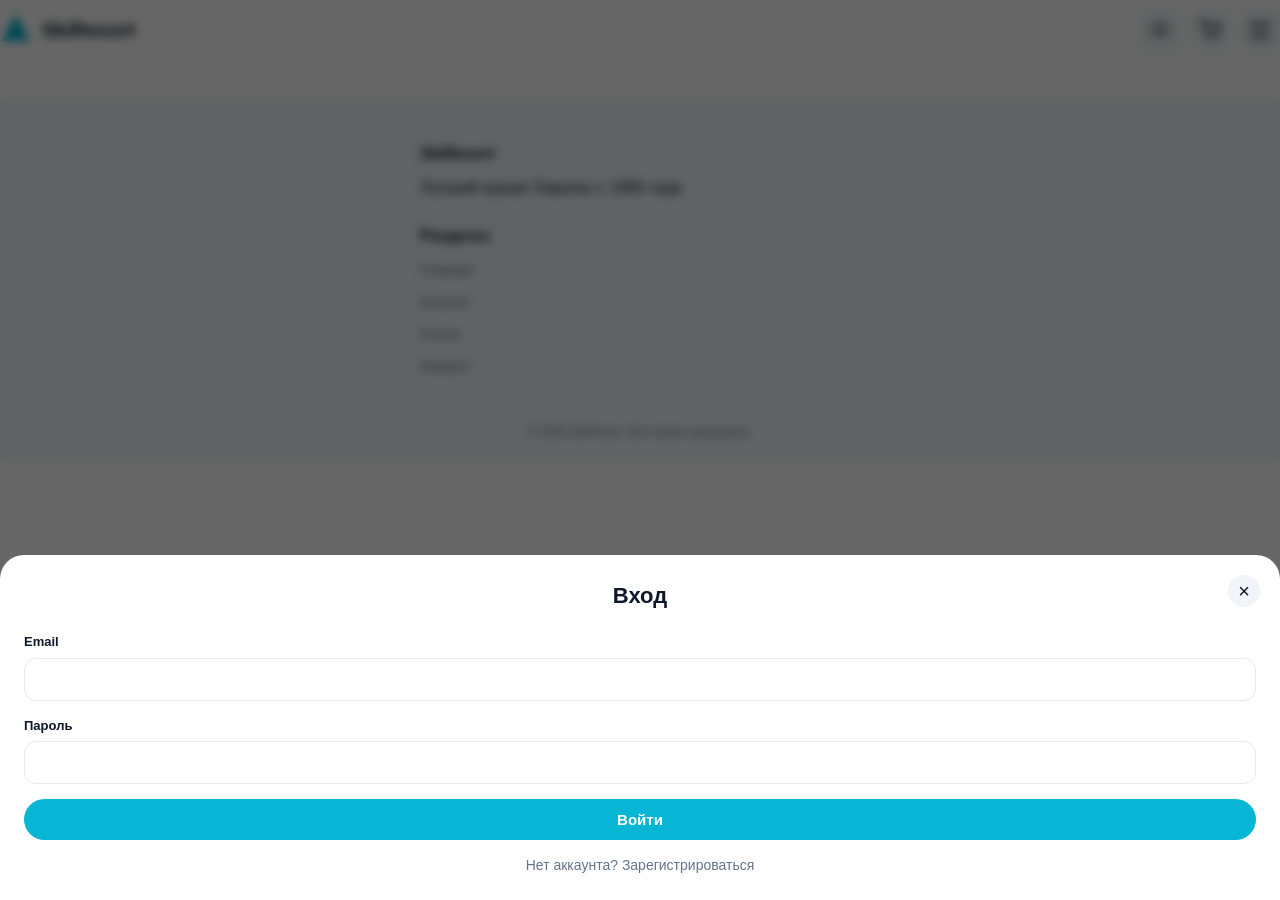
<file: account.html>
<!DOCTYPE html>
<html lang="ru">

<head>
    <meta charset="UTF-8">
    <meta name="viewport" content="width=device-width, initial-scale=1.0">
    <title>SkiResort - Личный кабинет</title>
    <link rel="stylesheet" href="./style.css">
</head>

<body>
    <!-- Шапка -->
    <header class="header">
        <div class="header__container">
            <a href="index.html" class="header__logo">
                <svg class="logo__icon" width="32" height="32" viewBox="0 0 32 32" fill="none">
                    <path d="M16 2L4 26H28L16 2Z" fill="url(#gradient)" stroke="url(#gradient)" stroke-width="2" />
                    <defs>
                        <linearGradient id="gradient" x1="4" y1="2" x2="28" y2="26">
                            <stop stop-color="#06b6d4" />
                            <stop offset="1" stop-color="#3b82f6" />
                        </linearGradient>
                    </defs>
                </svg>
                <span class="logo__text">SkiResort</span>
            </a>
            <div class="header__actions">
                <button class="header__icon theme-toggle" id="themeToggle">
                    <svg class="icon-sun" width="22" height="22" viewBox="0 0 24 24" fill="none" stroke="currentColor"
                        stroke-width="2">
                        <circle cx="12" cy="12" r="5" />
                        <path
                            d="M12 1v2M12 21v2M4.22 4.22l1.42 1.42M18.36 18.36l1.42 1.42M1 12h2M21 12h2M4.22 19.78l1.42-1.42M18.36 5.64l1.42-1.42" />
                    </svg>
                    <svg class="icon-moon hidden" width="22" height="22" viewBox="0 0 24 24" fill="none"
                        stroke="currentColor" stroke-width="2">
                        <path d="M21 12.79A9 9 0 1 1 11.21 3 7 7 0 0 0 21 12.79z" />
                    </svg>
                </button>
                <button class="header__icon cart-icon" id="cartIcon">
                    <svg width="22" height="22" viewBox="0 0 24 24" fill="none" stroke="currentColor" stroke-width="2">
                        <circle cx="9" cy="21" r="1" />
                        <circle cx="20" cy="21" r="1" />
                        <path d="M1 1h4l2.68 13.39a2 2 0 0 0 2 1.61h9.72a2 2 0 0 0 2-1.61L23 6H6" />
                    </svg>
                    <span class="cart-icon__count" id="cartCount">0</span>
                </button>
                <button class="burger-menu" id="burgerMenu"><span class="burger-line"></span><span
                        class="burger-line"></span><span class="burger-line"></span></button>
            </div>
        </div>
        <nav class="nav" id="navMenu">
            <ul class="nav__list">
                <li class="nav__item"><a href="index.html" class="nav__link">Главная</a></li>
                <li class="nav__item"><a href="catalog.html" class="nav__link">Каталог</a></li>
                <li class="nav__item"><a href="hotels.html" class="nav__link">Отели</a></li>
                <li class="nav__item"><a href="account.html" class="nav__link nav__link--active">Аккаунт</a></li>
                <li class="nav__item"><button class="nav__link nav__link--auth" id="openAuthModal">Войти</button></li>
            </ul>
        </nav>
    </header>

    <main>
        <main>
            <section class="section" id="profileContent">
                <div class="container">

                    <!-- 1. Карточка профиля -->
                    <div class="card"
                        style="padding: 24px; margin-bottom: 24px; display: flex; align-items: center; gap: 20px; flex-wrap: wrap;">
                        <div
                            style="width: 80px; height: 80px; background: var(--bg-secondary); border-radius: 50%; display: flex; align-items: center; justify-content: center; font-size: 32px; flex-shrink: 0;">
                            👤</div>
                        <div style="flex: 1; min-width: 200px;">
                            <h2 style="font-size: 22px; margin-bottom: 4px;">Александр Иванов</h2>
                            <p style="color: var(--text-muted); font-size: 14px;">📞 +7 (999) 123-45-67</p>
                        </div>
                        <button class="btn btn--sm" id="logoutBtn"
                            style="background: var(--secondary); color: #fff; font-weight: 700;">Выйти</button>
                    </div>

                    <!-- 2. Статистика -->
                    <div style="display: grid; grid-template-columns: 1fr 1fr; gap: 15px; margin-bottom: 30px;">
                        <div class="card" style="padding: 20px; text-align: center;">
                            <div style="font-size: 24px; margin-bottom: 5px;">🛍️</div>
                            <div style="font-size: 28px; font-weight: 800; color: var(--primary);" id="statOrders">0
                            </div>
                            <div style="font-size: 13px; color: var(--text-muted);">Заказов</div>
                        </div>
                        <div class="card" style="padding: 20px; text-align: center;">
                            <div style="font-size: 24px; margin-bottom: 5px;">🏨</div>
                            <div style="font-size: 28px; font-weight: 800; color: var(--primary);" id="statBookings">0
                            </div>
                            <div style="font-size: 13px; color: var(--text-muted);">Бронирований</div>
                        </div>
                    </div>

                    <!-- 3. История (Табы) -->
                    <div class="tabs">
                        <div class="tabs__nav">
                            <button class="tabs__btn tabs__btn--active" data-tab="orders">📦 Мои заказы</button>
                            <button class="tabs__btn" data-tab="bookings">🏨 Бронирования</button>
                        </div>
                        <div class="tabs__content">

                            <!-- Список заказов (Товары) -->
                            <div class="tabs__panel tabs__panel--active" data-panel="orders">
                                <div id="ordersList" class="history-list">
                                    <!-- Заполняется JS -->
                                </div>
                            </div>

                            <!-- Список бронирований (Отели) -->
                            <div class="tabs__panel" data-panel="bookings">
                                <div id="bookingsList" class="history-list">
                                    <!-- Заполняется JS -->
                                </div>
                            </div>

                        </div>
                    </div>

                </div>
            </section>
        </main>

        <!-- Футер -->
        <footer class="footer">
            <div class="container">
                <div class="footer__grid">
                    <div class="footer__column">
                        <h3 class="footer__title">SkiResort</h3>
                        <p class="footer__text">Лучший курорт Европы с 1995 года</p>
                    </div>
                    <div class="footer__column">
                        <h3 class="footer__title">Разделы</h3>
                        <ul class="footer__list">
                            <li><a href="index.html" class="footer__link">Главная</a></li>
                            <li><a href="catalog.html" class="footer__link">Каталог</a></li>
                            <li><a href="hotels.html" class="footer__link">Отели</a></li>
                            <li><a href="account.html" class="footer__link">Аккаунт</a></li>
                        </ul>
                    </div>
                </div>
                <div class="footer__bottom">
                    <p class="footer__copyright">© 2026 SkiResort. Все права защищены.</p>
                </div>
            </div>
        </footer>

        <!-- Модальные окна (Корзина и Вход) -->
        <div class="modal" id="cartModal">
            <div class="modal__overlay" id="cartModalOverlay"></div>
            <div class="modal__content modal__content--cart">
                <button class="modal__close" id="cartModalClose">×</button>
                <h2 class="modal__title">Корзина</h2>
                <div class="cart-items" id="cartItems"></div>
                <div class="cart-footer" id="cartFooter" style="display:none;">
                    <div class="cart-total"><span>Итого:</span><span id="cartTotalPrice">0 ₽</span></div>
                    <button class="btn btn--primary btn--full" id="checkoutBtn">Оформить заказ</button>
                </div>
            </div>
        </div>

        <div class="modal" id="authModal">
            <div class="modal__overlay" id="authModalOverlay"></div>
            <div class="modal__content modal__content--auth">
                <button class="modal__close" id="authModalClose">×</button>
                <h2 class="modal__title">Вход</h2>
                <form class="form" id="loginForm">
                    <div class="form-group"><label class="form-label">Email</label><input type="email"
                            class="form-input"></div>
                    <div class="form-group"><label class="form-label">Пароль</label><input type="password"
                            class="form-input"></div><button type="submit"
                        class="btn btn--primary btn--full">Войти</button>
                </form>
                <form class="form hidden" id="registerForm">
                    <div class="form-group"><label class="form-label">ФИО</label><input type="text" class="form-input">
                    </div>
                    <div class="form-group"><label class="form-label">Email</label><input type="email"
                            class="form-input"></div>
                    <div class="form-group"><label class="form-label">Пароль</label><input type="password"
                            class="form-input"></div><button type="submit"
                        class="btn btn--primary btn--full">Зарегистрироваться</button>
                </form>
                <p class="auth-form__switch">Нет аккаунта? <a href="#" id="showRegister">Зарегистрироваться</a></p>
                <p class="auth-form__switch hidden">Есть аккаунт? <a href="#" id="showLogin">Войти</a></p>
            </div>
        </div>

        <script src="./main.js"></script>
</body>

</html>
</file>
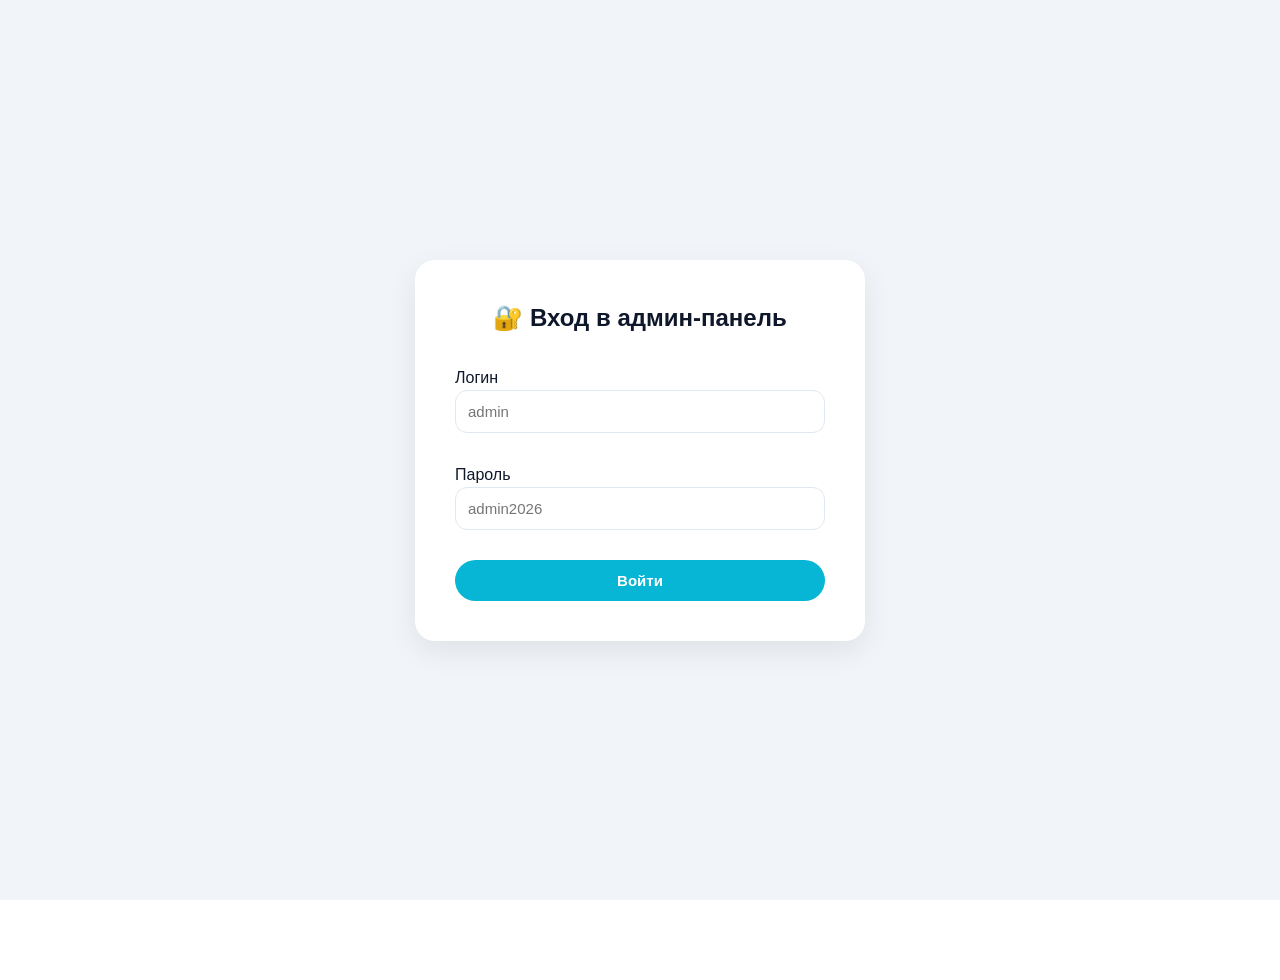
<file: admin.html>
<!DOCTYPE html>
<html lang="ru">

<head>
    <meta charset="UTF-8">
    <meta name="viewport" content="width=device-width, initial-scale=1.0">
    <title>Админ-панель - SkiResort</title>
    <link rel="stylesheet" href="style.css">
</head>

<body>

    <!-- 1. ЭКРАН ВХОДА -->
    <div id="adminLogin" class="admin-login-container">
        <div class="admin-login-box">
            <h2>🔐 Вход в админ-панель</h2>
            <form id="adminLoginForm">
                <div class="form-group">
                    <label>Логин</label>
                    <input type="text" id="adminUser" class="form-input" placeholder="admin" required
                        autocomplete="off">
                </div>
                <div class="form-group">
                    <label>Пароль</label>
                    <input type="password" id="adminPass" class="form-input" placeholder="admin2026" required>
                </div>
                <button type="submit" class="btn btn--primary btn--full">Войти</button>
                <p id="adminError" class="error-msg"></p>
            </form>
        </div>
    </div>

    <!-- 2. ПАНЕЛЬ УПРАВЛЕНИЯ (Скрыта до входа) -->
    <div id="adminPanel" class="admin-wrapper hidden">

        <!-- Шапка -->
        <header class="admin-header">
            <h1 class="admin-title">⚙️ Админ-панель</h1>
            <button id="adminLogout" class="btn btn--danger"> Выйти на главную</button>
        </header>

        <!-- Навигация (Табы) -->
        <nav class="admin-nav">
            <button data-tab="orders">📦 Заказы</button>
            <button data-tab="bookings">🏨 Бронирования</button>
            <button data-tab="products">🛍️ Товары</button>
            <button data-tab="hotels">🏨 Отели</button>
        </nav>

        <!-- Контент -->
        <main class="admin-content">

            <!-- Секция: Заказы (Карточки) -->
            <section id="tab-orders" class="admin-section">
                <h3>Заказы клиентов</h3>
                <div class="cards-grid" id="ordersGrid">
                    <!-- Карточки заказов загружаются через JS -->
                </div>
            </section>

            <!-- Секция: Бронирования (Карточки) -->
            <section id="tab-bookings" class="admin-section">
                <h3>Бронирования отелей</h3>
                <div class="cards-grid" id="bookingsGrid">
                    <!-- Карточки бронирований загружаются через JS -->
                </div>
            </section>

            <!-- Секция: Товары -->
            <section id="tab-products" class="admin-section">
                <div class="section-header">
                    <h3>Каталог товаров</h3>
                    <button class="btn--add" onclick="openProductModal()">+ Добавить товар</button>
                </div>
                <div class="cards-grid" id="productsGrid"></div>
            </section>

            <!-- Секция: Отели -->
            <section id="tab-hotels" class="admin-section">
                <div class="section-header">
                    <h3>Список отелей</h3>
                    <button class="btn--add" onclick="openHotelModal()">+ Добавить отель</button>
                </div>
                <div class="cards-grid" id="hotelsGrid"></div>
            </section>

        </main>
    </div>

    <!-- Подключение скрипта -->

    <!-- Модальное окно: Добавить/Редактировать товар -->
    <div id="productModal" class="modal-overlay hidden">
        <div class="modal-content">
            <h3 id="productModalTitle">Добавить товар</h3>
            <form id="productForm">
                <input type="hidden" id="editProductId">
                <div class="form-group">
                    <label>Название</label>
                    <input type="text" id="pTitle" class="form-input" required>
                </div>
                <div class="form-group">
                    <label>Цена (₽)</label>
                    <input type="number" id="pPrice" class="form-input" required>
                </div>
                <div class="form-group">
                    <label>Старая цена (₽)</label>
                    <input type="number" id="pOldPrice" class="form-input">
                </div>
                <div class="form-group">
                    <label>Описание</label>
                    <textarea id="pDesc" class="form-input" rows="3" required></textarea>
                </div>
                <div class="form-group">
                    <label>URL картинки</label>
                    <input type="url" id="pImg" class="form-input" required>
                </div>
                <div class="form-group">
                    <label>Есть размеры?</label>
                    <select id="pHasSizes" class="form-input">
                        <option value="false">Нет</option>
                        <option value="true">Да</option>
                    </select>
                </div>
                <div class="modal-actions">
                    <button type="button" class="btn btn--secondary" onclick="closeProductModal()">Отмена</button>
                    <button type="submit" class="btn btn--primary">Сохранить</button>
                </div>
            </form>
        </div>
    </div>

    <!-- Модальное окно: Добавить/Редактировать отель -->
    <div id="hotelModal" class="modal-overlay hidden">
        <div class="modal-content">
            <h3 id="hotelModalTitle">Добавить отель</h3>
            <form id="hotelForm">
                <input type="hidden" id="editHotelId">
                <div class="form-group">
                    <label>Название</label>
                    <input type="text" id="hTitle" class="form-input" required>
                </div>
                <div class="form-group">
                    <label>Цена за ночь (₽)</label>
                    <input type="number" id="hPrice" class="form-input" required>
                </div>
                <div class="form-group">
                    <label>Старая цена (₽)</label>
                    <input type="number" id="hOldPrice" class="form-input">
                </div>
                <div class="form-group">
                    <label>Описание</label>
                    <textarea id="hDesc" class="form-input" rows="3" required></textarea>
                </div>
                <div class="form-group">
                    <label>URL картинки</label>
                    <input type="url" id="hImg" class="form-input" required>
                </div>
                <div class="modal-actions">
                    <button type="button" class="btn btn--secondary" onclick="closeHotelModal()">Отмена</button>
                    <button type="submit" class="btn btn--primary">Сохранить</button>
                </div>
            </form>
        </div>
    </div>
    <script src="main.js"></script>
</body>

</html>
</file>
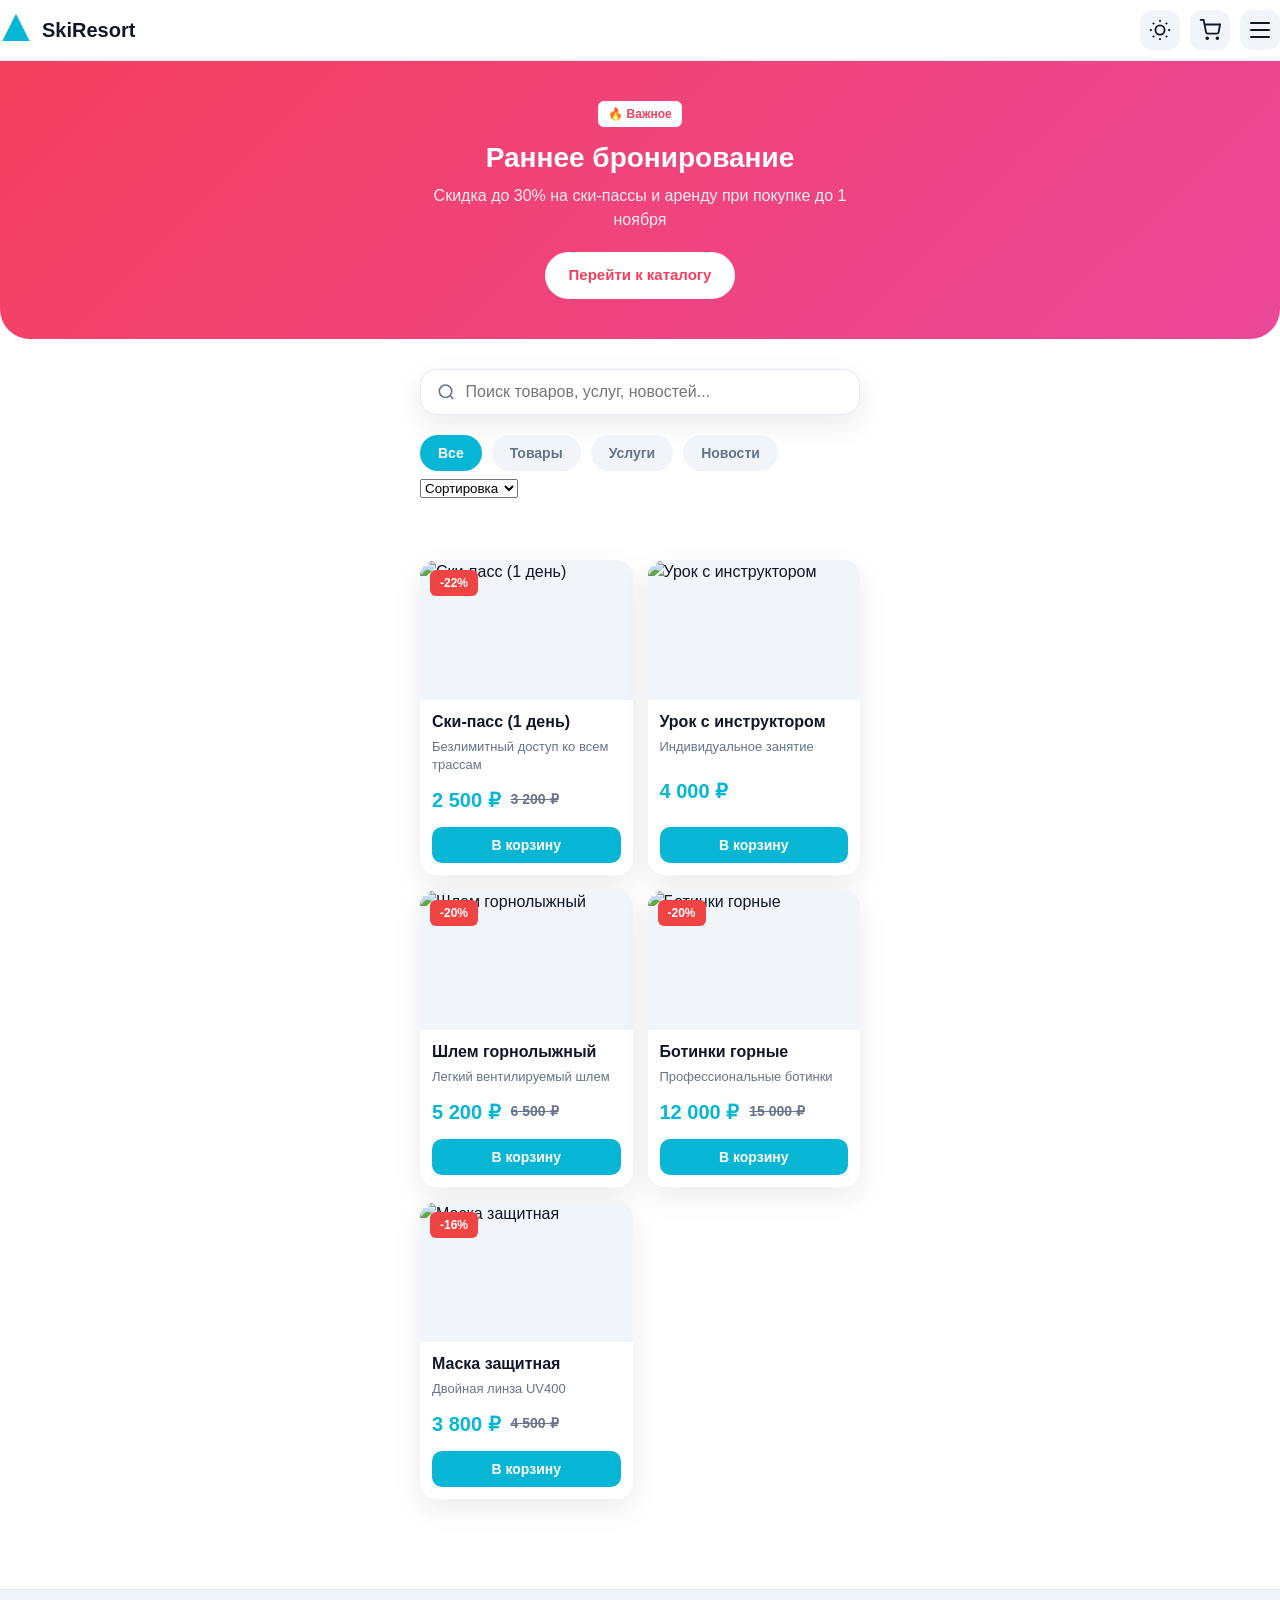
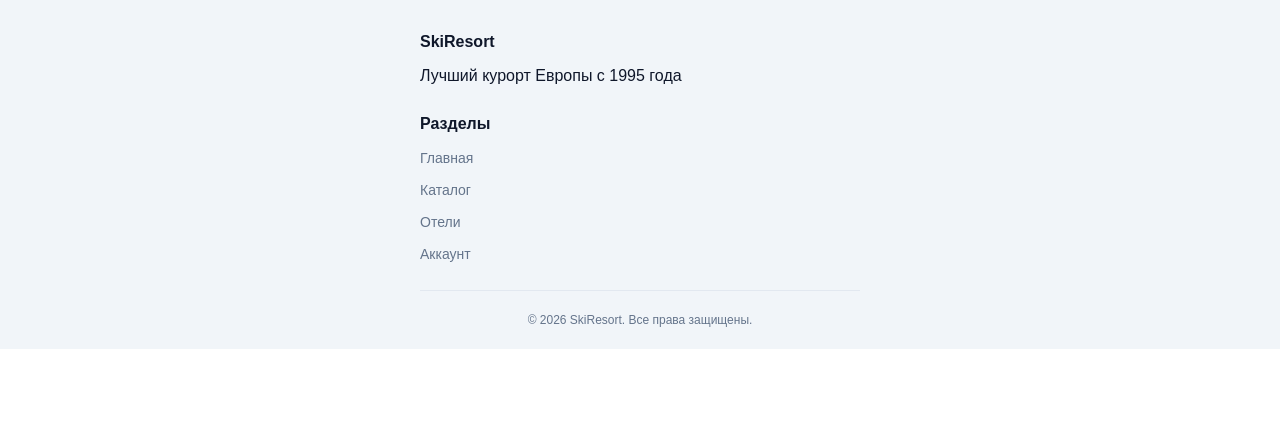
<file: catalog.html>
<!DOCTYPE html>
<html lang="ru">

<head>
    <meta charset="UTF-8">
    <meta name="viewport" content="width=device-width, initial-scale=1.0, maximum-scale=1.0, user-scalable=no">
    <meta name="description" content="Каталог товаров, услуг и новостей горнолыжного курорта SkiResort">
    <title>SkiResort - Каталог</title>
    <link rel="stylesheet" href="style.css">
</head>

<body>
    <!-- ==================== ШАПКА ==================== -->
    <header class="header">
        <div class="header__container">
            <a href="index.html" class="header__logo">
                <svg class="logo__icon" width="32" height="32" viewBox="0 0 32 32" fill="none">
                    <path d="M16 2L4 26H28L16 2Z" fill="url(#gradient)" stroke="url(#gradient)" stroke-width="2" />
                    <defs>
                        <linearGradient id="gradient" x1="4" y1="2" x2="28" y2="26">
                            <stop stop-color="#06b6d4" />
                            <stop offset="1" stop-color="#3b82f6" />
                        </linearGradient>
                    </defs>
                </svg>
                <span class="logo__text">SkiResort</span>
            </a>
            <div class="header__actions">
                <button class="header__icon theme-toggle" id="themeToggle">
                    <svg class="icon-sun" width="22" height="22" viewBox="0 0 24 24" fill="none" stroke="currentColor"
                        stroke-width="2">
                        <circle cx="12" cy="12" r="5" />
                        <path
                            d="M12 1v2M12 21v2M4.22 4.22l1.42 1.42M18.36 18.36l1.42 1.42M1 12h2M21 12h2M4.22 19.78l1.42-1.42M18.36 5.64l1.42-1.42" />
                    </svg>
                    <svg class="icon-moon hidden" width="22" height="22" viewBox="0 0 24 24" fill="none"
                        stroke="currentColor" stroke-width="2">
                        <path d="M21 12.79A9 9 0 1 1 11.21 3 7 7 0 0 0 21 12.79z" />
                    </svg>
                </button>
                <button class="header__icon cart-icon" id="cartIcon">
                    <svg width="22" height="22" viewBox="0 0 24 24" fill="none" stroke="currentColor" stroke-width="2">
                        <circle cx="9" cy="21" r="1" />
                        <circle cx="20" cy="21" r="1" />
                        <path d="M1 1h4l2.68 13.39a2 2 0 0 0 2 1.61h9.72a2 2 0 0 0 2-1.61L23 6H6" />
                    </svg>
                    <span class="cart-icon__count" id="cartCount">0</span>
                </button>
                <button class="burger-menu" id="burgerMenu"><span class="burger-line"></span><span
                        class="burger-line"></span><span class="burger-line"></span></button>
            </div>
        </div>
        <nav class="nav" id="navMenu">
            <ul class="nav__list">
                <li class="nav__item"><a href="index.html" class="nav__link">Главная</a></li>
                <li class="nav__item"><a href="catalog.html" class="nav__link nav__link--active">Каталог</a></li>
                <li class="nav__item"><a href="hotels.html" class="nav__link">Отели</a></li>
                <li class="nav__item"><a href="account.html" class="nav__link">Аккаунт</a></li>
                <li class="nav__item"><button class="nav__link nav__link--auth" id="openAuthModal">Войти</button></li>
            </ul>
        </nav>
    </header>

    <main>
        <!-- ==================== 1. АКЦИИ (ВАЖНОЕ) ==================== -->
        <section class="promo-banner">
            <div class="container">
                <span class="badge badge--hot">🔥 Важное</span>
                <h2 class="promo-title">Раннее бронирование</h2>
                <p class="promo-text">Скидка до 30% на ски-пассы и аренду при покупке до 1 ноября</p>
                <a href="#products" class="btn btn--white">Перейти к каталогу</a>
            </div>
        </section>

        <!-- ==================== 2. УПРАВЛЕНИЕ (ПОИСК + ФИЛЬТР + СОРТИРОВКА) ==================== -->
        <section class="catalog-controls section" style="padding-bottom: 10px;">
            <div class="container">
                <div class="search-bar">
                    <svg width="20" height="20" viewBox="0 0 24 24" fill="none" stroke="currentColor" stroke-width="2">
                        <circle cx="11" cy="11" r="8" />
                        <path d="M21 21l-4.35-4.35" />
                    </svg>
                    <input type="text" id="searchInput" placeholder="Поиск товаров, услуг, новостей...">
                </div>

                <div class="catalog-filters">
                    <div class="filter-tabs">
                        <button class="filter-btn active" data-filter="all">Все</button>
                        <button class="filter-btn" data-filter="product">Товары</button>
                        <button class="filter-btn" data-filter="service">Услуги</button>
                        <button class="filter-btn" data-filter="news">Новости</button>
                    </div>
                    <select class="sort-select" id="sortSelect">
                        <option value="default">Сортировка</option>
                        <option value="price-asc">По цене ↑</option>
                        <option value="price-desc">По цене ↓</option>
                        <option value="rating">По рейтингу</option>
                    </select>
                </div>
            </div>
        </section>

        <!-- ==================== 3. КАТАЛОГ (24 КАРТОЧКИ) ==================== -->
        <section class="catalog-products section" id="products">
            <div class="container">
                <div class="product-grid">

                    <!-- 1. Товар -->
                    <a href="product.html?id=1" class="product-card" data-category="product" data-price="2500"
                        data-rating="5">
                        <div class="product-img-wrapper"><img
                                src="https://via.placeholder.com/300x200/06b6d4/ffffff?text=Ski+Pass"
                                alt="Ски-пасс"><span class="badge badge--sale">-20%</span></div>
                        <div class="product-info">
                            <h3 class="product-title">Ски-пасс (1 день)</h3>
                            <p class="product-desc">Безлимитный доступ ко всем трассам</p>
                            <div class="product-price">2 500 ₽</div>
                            <button class="btn btn--primary btn--sm btn--full">В корзину</button>
                        </div>
                    </a>

                    <!-- 2. Услуга -->
                    <a href="product.html?id=2" class="product-card" data-category="service" data-price="4000"
                        data-rating="5">
                        <div class="product-img-wrapper"><img
                                src="https://via.placeholder.com/300x200/3b82f6/ffffff?text=Lesson" alt="Урок"></div>
                        <div class="product-info">
                            <h3 class="product-title">Урок с инструктором</h3>
                            <p class="product-desc">Индивидуальное занятие (2 часа)</p>
                            <div class="product-price">4 000 ₽</div>
                            <button class="btn btn--primary btn--sm btn--full">В корзину</button>
                        </div>
                    </a>

                    <!-- 3. Товар -->
                    <a href="product.html?id=3" class="product-card" data-category="product" data-price="5200"
                        data-rating="4">
                        <div class="product-img-wrapper"><img
                                src="https://via.placeholder.com/300x200/f43f5e/ffffff?text=Helmet" alt="Шлем"></div>
                        <div class="product-info">
                            <h3 class="product-title">Шлем горнолыжный</h3>
                            <p class="product-desc">Защита головы, размеры S-XL</p>
                            <div class="product-price">5 200 ₽</div>
                            <button class="btn btn--primary btn--sm btn--full">В корзину</button>
                        </div>
                    </a>

                    <!-- 4. Новость -->
                    <a href="product.html?id=4" class="product-card" data-category="news" data-price="0"
                        data-rating="5">
                        <div class="product-img-wrapper"><img
                                src="https://via.placeholder.com/300x200/10b981/ffffff?text=News" alt="Новость"></div>
                        <div class="product-info">
                            <h3 class="product-title">Открытие трассы «Орёл»</h3>
                            <p class="product-desc">Новая чёрная трасса для профи</p>
                            <div class="product-price">Читать</div>
                            <button class="btn btn--primary btn--sm btn--full">Подробнее</button>
                        </div>
                    </a>

                    <!-- 5. Товар -->
                    <a href="product.html?id=5" class="product-card" data-category="product" data-price="3800"
                        data-rating="4">
                        <div class="product-img-wrapper"><img
                                src="https://via.placeholder.com/300x200/f59e0b/ffffff?text=Goggles" alt="Маска"></div>
                        <div class="product-info">
                            <h3 class="product-title">Маска защитная</h3>
                            <p class="product-desc">Антизапотевающая линза, UV400</p>
                            <div class="product-price">3 800 ₽</div>
                            <button class="btn btn--primary btn--sm btn--full">В корзину</button>
                        </div>
                    </a>

                    <!-- 6. Услуга -->
                    <a href="product.html?id=6" class="product-card" data-category="service" data-price="3500"
                        data-rating="5">
                        <div class="product-img-wrapper"><img
                                src="https://via.placeholder.com/300x200/8b5cf6/ffffff?text=SPA" alt="SPA"></div>
                        <div class="product-info">
                            <h3 class="product-title">SPA-комплекс</h3>
                            <p class="product-desc">Бассейн, сауна, массаж 1 час</p>
                            <div class="product-price">3 500 ₽</div>
                            <button class="btn btn--primary btn--sm btn--full">В корзину</button>
                        </div>
                    </a>

                    <!-- 7. Товар -->
                    <a href="product.html?id=7" class="product-card" data-category="product" data-price="1500"
                        data-rating="4">
                        <div class="product-img-wrapper"><img
                                src="https://via.placeholder.com/300x200/ec4899/ffffff?text=Gloves" alt="Перчатки">
                        </div>
                        <div class="product-info">
                            <h3 class="product-title">Перчатки Pro</h3>
                            <p class="product-desc">Водонепроницаемые, тёплые</p>
                            <div class="product-price">1 500 ₽</div>
                            <button class="btn btn--primary btn--sm btn--full">В корзину</button>
                        </div>
                    </a>

                    <!-- 8. Товар -->
                    <a href="product.html?id=8" class="product-card" data-category="product" data-price="12000"
                        data-rating="5">
                        <div class="product-img-wrapper"><img
                                src="https://via.placeholder.com/300x200/6366f1/ffffff?text=Boots" alt="Ботинки"></div>
                        <div class="product-info">
                            <h3 class="product-title">Ботинки горные</h3>
                            <p class="product-desc">Жёсткость 80, карбоновая рама</p>
                            <div class="product-price">12 000 ₽</div>
                            <button class="btn btn--primary btn--sm btn--full">В корзину</button>
                        </div>
                    </a>

                    <!-- 9. Услуга -->
                    <a href="product.html?id=9" class="product-card" data-category="service" data-price="1200"
                        data-rating="4">
                        <div class="product-img-wrapper"><img
                                src="https://via.placeholder.com/300x200/ccc/333?text=Rental" alt="Прокат"></div>
                        <div class="product-info">
                            <h3 class="product-title">Прокат лыж/сноуборда</h3>
                            <p class="product-desc">Современное оборудование</p>
                            <div class="product-price">1 200 ₽/день</div>
                            <button class="btn btn--primary btn--sm btn--full">В корзину</button>
                        </div>
                    </a>

                    <!-- 10. Товар -->
                    <a href="product.html?id=10" class="product-card" data-category="product" data-price="800"
                        data-rating="3">
                        <div class="product-img-wrapper"><img
                                src="https://via.placeholder.com/300x200/ccc/333?text=Socks" alt="Носки"></div>
                        <div class="product-info">
                            <h3 class="product-title">Носки термо</h3>
                            <p class="product-desc">Шерсть мериноса, антибактериальные</p>
                            <div class="product-price">800 ₽</div>
                            <button class="btn btn--primary btn--sm btn--full">В корзину</button>
                        </div>
                    </a>

                    <!-- 11. Новость -->
                    <a href="product.html?id=11" class="product-card" data-category="news" data-price="0"
                        data-rating="5">
                        <div class="product-img-wrapper"><img
                                src="https://via.placeholder.com/300x200/ccc/333?text=Event" alt="Событие"></div>
                        <div class="product-info">
                            <h3 class="product-title">Фестиваль снега 2026</h3>
                            <p class="product-desc">Музыка, еда, соревнования</p>
                            <div class="product-price">Вход</div>
                            <button class="btn btn--primary btn--sm btn--full">Подробнее</button>
                        </div>
                    </a>

                    <!-- 12. Товар -->
                    <a href="product.html?id=12" class="product-card" data-category="product" data-price="2100"
                        data-rating="4">
                        <div class="product-img-wrapper"><img
                                src="https://via.placeholder.com/300x200/ccc/333?text=Pole" alt="Палки"></div>
                        <div class="product-info">
                            <h3 class="product-title">Палки лыжные</h3>
                            <p class="product-desc">Алюминий/карбон, темляк</p>
                            <div class="product-price">2 100 ₽</div>
                            <button class="btn btn--primary btn--sm btn--full">В корзину</button>
                        </div>
                    </a>

                    <!-- 13. Услуга -->
                    <a href="product.html?id=13" class="product-card" data-category="service" data-price="5000"
                        data-rating="5">
                        <div class="product-img-wrapper"><img
                                src="https://via.placeholder.com/300x200/ccc/333?text=Photo" alt="Фото"></div>
                        <div class="product-info">
                            <h3 class="product-title">Фотосессия на горе</h3>
                            <p class="product-desc">Профессиональный фотограф</p>
                            <div class="product-price">5 000 ₽</div>
                            <button class="btn btn--primary btn--sm btn--full">В корзину</button>
                        </div>
                    </a>

                    <!-- 14. Товар -->
                    <a href="product.html?id=14" class="product-card" data-category="product" data-price="600"
                        data-rating="3">
                        <div class="product-img-wrapper"><img src="https://via.placeholder.com/300x200/ccc/333?text=Wax"
                                alt="Мазь"></div>
                        <div class="product-info">
                            <h3 class="product-title">Мазь для лыж</h3>
                            <p class="product-desc">Универсальная, -5°C</p>
                            <div class="product-price">600 ₽</div>
                            <button class="btn btn--primary btn--sm btn--full">В корзину</button>
                        </div>
                    </a>

                    <!-- 15. Товар -->
                    <a href="product.html?id=15" class="product-card" data-category="product" data-price="15000"
                        data-rating="5">
                        <div class="product-img-wrapper"><img
                                src="https://via.placeholder.com/300x200/ccc/333?text=Backpack" alt="Рюкзак"></div>
                        <div class="product-info">
                            <h3 class="product-title">Рюкзак лавинный</h3>
                            <p class="product-desc">С системой безопасности ABS</p>
                            <div class="product-price">15 000 ₽</div>
                            <button class="btn btn--primary btn--sm btn--full">В корзину</button>
                        </div>
                    </a>

                    <!-- 16. Услуга -->
                    <a href="product.html?id=16" class="product-card" data-category="service" data-price="3000"
                        data-rating="4">
                        <div class="product-img-wrapper"><img
                                src="https://via.placeholder.com/300x200/ccc/333?text=Transfer" alt="Трансфер"></div>
                        <div class="product-info">
                            <h3 class="product-title">Трансфер из аэропорта</h3>
                            <p class="product-desc">Микроавтобус, 1.5 часа</p>
                            <div class="product-price">3 000 ₽</div>
                            <button class="btn btn--primary btn--sm btn--full">В корзину</button>
                        </div>
                    </a>

                    <!-- 17. Товар -->
                    <a href="product.html?id=17" class="product-card" data-category="product" data-price="900"
                        data-rating="4">
                        <div class="product-img-wrapper"><img
                                src="https://via.placeholder.com/300x200/ccc/333?text=Balaclava" alt="Балаклава"></div>
                        <div class="product-info">
                            <h3 class="product-title">Балаклава</h3>
                            <p class="product-desc">Защита от ветра и холода</p>
                            <div class="product-price">900 ₽</div>
                            <button class="btn btn--primary btn--sm btn--full">В корзину</button>
                        </div>
                    </a>

                    <!-- 18. Товар -->
                    <a href="product.html?id=18" class="product-card" data-category="product" data-price="1100"
                        data-rating="4">
                        <div class="product-img-wrapper"><img
                                src="https://via.placeholder.com/300x200/ccc/333?text=Sunscreen" alt="Крем"></div>
                        <div class="product-info">
                            <h3 class="product-title">Крем от солнца SPF 50+</h3>
                            <p class="product-desc">Для высокогорья, водостойкий</p>
                            <div class="product-price">1 100 ₽</div>
                            <button class="btn btn--primary btn--sm btn--full">В корзину</button>
                        </div>
                    </a>

                    <!-- 19. Новость -->
                    <a href="product.html?id=19" class="product-card" data-category="news" data-price="0"
                        data-rating="5">
                        <div class="product-img-wrapper"><img
                                src="https://via.placeholder.com/300x200/ccc/333?text=Weather" alt="Погода"></div>
                        <div class="product-info">
                            <h3 class="product-title">Прогноз снега на неделю</h3>
                            <p class="product-desc">Ожидается +40 см снега</p>
                            <div class="product-price">Читать</div>
                            <button class="btn btn--primary btn--sm btn--full">Подробнее</button>
                        </div>
                    </a>

                    <!-- 20. Услуга -->
                    <a href="product.html?id=20" class="product-card" data-category="service" data-price="1500"
                        data-rating="4">
                        <div class="product-img-wrapper"><img
                                src="https://via.placeholder.com/300x200/ccc/333?text=Repair" alt="Ремонт"></div>
                        <div class="product-info">
                            <h3 class="product-title">Ремонт оборудования</h3>
                            <p class="product-desc">Заточка кантов, парафин</p>
                            <div class="product-price">1 500 ₽</div>
                            <button class="btn btn--primary btn--sm btn--full">В корзину</button>
                        </div>
                    </a>

                    <!-- 21. Товар -->
                    <a href="product.html?id=21" class="product-card" data-category="product" data-price="2200"
                        data-rating="5">
                        <div class="product-img-wrapper"><img
                                src="https://via.placeholder.com/300x200/ccc/333?text=Thermos" alt="Термос"></div>
                        <div class="product-info">
                            <h3 class="product-title">Термос стальной 1л</h3>
                            <p class="product-desc">Держит тепло 12 часов</p>
                            <div class="product-price">2 200 ₽</div>
                            <button class="btn btn--primary btn--sm btn--full">В корзину</button>
                        </div>
                    </a>

                    <!-- 22. Услуга -->
                    <a href="product.html?id=22" class="product-card" data-category="service" data-price="3200"
                        data-rating="5">
                        <div class="product-img-wrapper"><img
                                src="https://via.placeholder.com/300x200/ccc/333?text=Kids" alt="Дети"></div>
                        <div class="product-info">
                            <h3 class="product-title">Детская школа катания</h3>
                            <p class="product-desc">Группы 4-7 лет, инструктор</p>
                            <div class="product-price">3 200 ₽/день</div>
                            <button class="btn btn--primary btn--sm btn--full">В корзину</button>
                        </div>
                    </a>

                    <!-- 23. Товар -->
                    <a href="product.html?id=23" class="product-card" data-category="product" data-price="4500"
                        data-rating="4">
                        <div class="product-img-wrapper"><img
                                src="https://via.placeholder.com/300x200/ccc/333?text=Jacket" alt="Куртка"></div>
                        <div class="product-info">
                            <h3 class="product-title">Куртка мембранная</h3>
                            <p class="product-desc">Дышащая, ветрозащитная</p>
                            <div class="product-price">4 500 ₽</div>
                            <button class="btn btn--primary btn--sm btn--full">В корзину</button>
                        </div>
                    </a>

                    <!-- 24. Услуга -->
                    <a href="product.html?id=24" class="product-card" data-category="service" data-price="800"
                        data-rating="5">
                        <div class="product-img-wrapper"><img
                                src="https://via.placeholder.com/300x200/ccc/333?text=Locker" alt="Камера хранения">
                        </div>
                        <div class="product-info">
                            <h3 class="product-title">Камера хранения</h3>
                            <p class="product-desc">Индивидуальный сейф</p>
                            <div class="product-price">800 ₽/день</div>
                            <button class="btn btn--primary btn--sm btn--full">В корзину</button>
                        </div>
                    </a>

                </div>
            </div>
        </section>
    </main>

    <!-- ==================== ФУТЕР ==================== -->
    <footer class="footer">
        <div class="container">
            <div class="footer__grid">
                <div class="footer__column">
                    <h3 class="footer__title">SkiResort</h3>
                    <p class="footer__text">Лучший курорт Европы с 1995 года</p>
                </div>
                <div class="footer__column">
                    <h3 class="footer__title">Разделы</h3>
                    <ul class="footer__list">
                        <li><a href="index.html" class="footer__link">Главная</a></li>
                        <li><a href="catalog.html" class="footer__link">Каталог</a></li>
                        <li><a href="hotels.html" class="footer__link">Отели</a></li>
                        <li><a href="account.html" class="footer__link">Аккаунт</a></li>
                    </ul>
                </div>
            </div>
            <div class="footer__bottom">
                <p class="footer__copyright">© 2026 SkiResort. Все права защищены.</p>
            </div>
        </div>
    </footer>

    <!-- ==================== МОДАЛЬНЫЕ ОКНА ==================== -->
    <div class="modal" id="cartModal">
        <div class="modal__overlay" id="cartModalOverlay"></div>
        <div class="modal__content modal__content--cart">
            <button class="modal__close" id="cartModalClose">×</button>
            <h2 class="modal__title">Корзина</h2>
            <div class="cart-items" id="cartItems">
                <p style="text-align:center; color:var(--text-muted); padding:20px;">Корзина пуста</p>
            </div>
            <div class="cart-footer" style="display:none;" id="cartFooter">
                <div class="cart-total"><span>Итого:</span><span id="cartTotalPrice">0 ₽</span></div>
                <!-- Должно быть так: -->
                <button id="checkoutBtn" class="btn btn--primary btn--full">Оформить заказ</button>
            </div>
        </div>
    </div>

    <!-- Модальное окно: Вход -->
    <div class="modal" id="authModal">
        <div class="modal__overlay" id="authModalOverlay"></div>
        <div class="modal__content modal__content--auth">
            <button class="modal__close" id="authModalClose">×</button>
            <h2 class="modal__title">Вход</h2>

            <!-- Форма ВХОДА -->
            <form class="form" id="loginForm">
                <div class="form-group">
                    <label class="form-label">Email</label>
                    <input type="email" class="form-input" placeholder="email@example.com" required>
                </div>
                <div class="form-group">
                    <label class="form-label">Пароль</label>
                    <input type="password" class="form-input" placeholder="••••••••" required>
                </div>
                <button type="submit" class="btn btn--primary btn--full">Войти</button>
            </form>

            <!-- Форма РЕГИСТРАЦИИ (скрыта по умолчанию) -->
            <form class="form hidden" id="registerForm">
                <div class="form-group">
                    <label class="form-label">ФИО</label>
                    <input type="text" id="regName" class="form-input" placeholder="Иванов Иван Иванович" required>
                </div>
                <div class="form-group">
                    <label class="form-label">Телефон</label>
                    <input type="tel" id="regPhone" class="form-input" placeholder="+7 (999) 000-00-00" required>
                </div>
                <div class="form-group">
                    <label class="form-label">Email</label>
                    <input type="email" class="form-input" placeholder="email@example.com" required>
                </div>
                <div class="form-group">
                    <label class="form-label">Пароль</label>
                    <input type="password" class="form-input" placeholder="••••••••" required>
                </div>
                <button type="submit" class="btn btn--primary btn--full">Зарегистрироваться</button>
            </form>

            <!-- Ссылки переключения -->
            <p class="auth-form__switch">Нет аккаунта? <a href="#" id="showRegister"
                    style="color: var(--primary); font-weight: 700;">Зарегистрироваться</a></p>
            <p class="auth-form__switch hidden">Есть аккаунт? <a href="#" id="showLogin"
                    style="color: var(--primary); font-weight: 700;">Войти</a></p>
        </div>
    </div>

    <!-- Модальное окно: Требуется авторизация -->
    <div class="modal" id="authRequiredModal">
        <div class="modal__overlay" id="authRequiredOverlay"></div>
        <div class="modal__content modal__content--cart" style="text-align: center; padding: 30px;">
            <button class="modal__close" id="authRequiredClose">×</button>
            <div style="font-size: 50px; margin-bottom: 15px;">🔒</div>
            <h3 class="modal__title" style="margin-bottom: 10px;">Требуется авторизация</h3>
            <p style="color: var(--text-muted); margin-bottom: 25px; font-size: 15px;">
                Пожалуйста, войдите в аккаунт, чтобы оформить заказ.
            </p>
            <button class="btn btn--primary btn--full" id="goToLoginBtn">Войти в аккаунт</button>
        </div>
    </div>

    <script src="main.js"></script>
</body>

</html>
</file>
<file: style.css>
/* ==========================================
   1. ПЕРЕМЕННЫЕ И БАЗА
   ========================================== */
:root {
    --primary: #06b6d4;
    --primary-dark: #0891b2;
    --secondary: #f43f5e;
    --text-main: #0f172a;
    --text-muted: #64748b;
    --bg: #ffffff;
    --bg-secondary: #f1f5f9;
    --bg-card: #ffffff;
    --border: #e2e8f0;
    --shadow: 0 10px 30px rgba(0, 0, 0, 0.08);
    --radius: 20px;
    --radius-sm: 12px;
    --font: -apple-system, BlinkMacSystemFont, "Segoe UI", Roboto, sans-serif;
    --transition: 0.3s ease;
}

[data-theme="dark"] {
    --text-main: #f8fafc;
    --text-muted: #94a3b8;
    --bg: #0f172a;
    --bg-secondary: #1e293b;
    --bg-card: #1e293b;
    --border: #334155;
    --shadow: 0 10px 30px rgba(0, 0, 0, 0.4);
}

*,
*::before,
*::after {
    box-sizing: border-box;
    margin: 0;
    padding: 0;
}

html {
    scroll-behavior: smooth;
    font-size: 16px;
}

body {
    font-family: var(--font);
    background: var(--bg);
    color: var(--text-main);
    line-height: 1.5;
    transition: background var(--transition), color var(--transition);
    padding-bottom: 80px;
}

img {
    max-width: 100%;
    display: block;
}

a {
    text-decoration: none;
    color: inherit;
}

ul {
    list-style: none;
}

button {
    cursor: pointer;
    font-family: inherit;
    border: none;
    background: none;
}

.hidden {
    display: none !important;
}

.container {
    max-width: 480px;
    margin: 0 auto;
    padding: 0 20px;
}

.section {
    padding: 50px 0;
}

.section--gray {
    background: var(--bg-secondary);
}

.section__title {
    font-size: 26px;
    font-weight: 800;
    margin-bottom: 8px;
    color: var(--primary);
}

.section__subtitle {
    color: var(--text-muted);
    margin-bottom: 24px;
    font-size: 15px;
}

/* Кнопки */
.btn {
    display: inline-flex;
    align-items: center;
    justify-content: center;
    padding: 12px 24px;
    border-radius: 50px;
    font-weight: 700;
    font-size: 15px;
    transition: var(--transition);
}

.btn--primary {
    background: var(--primary);
    color: #fff;
}

.btn--primary:hover {
    background: var(--primary-dark);
}

.btn--full {
    width: 100%;
}

.btn--sm {
    padding: 8px 16px;
    font-size: 13px;
    border-radius: 10px;
}

/* ==========================================
   2. ШАПКА (HEADER)
   ========================================== */
.header {
    position: sticky;
    top: 0;
    z-index: 100;
    background: rgba(255, 255, 255, 0.95);
    backdrop-filter: blur(10px);
    border-bottom: 1px solid var(--border);
}

[data-theme="dark"] .header {
    background: rgba(15, 23, 42, 0.95);
}

.header__container {
    display: flex;
    align-items: center;
    justify-content: space-between;
    height: 60px;
}

.header__logo {
    display: flex;
    align-items: center;
    gap: 10px;
    font-weight: 800;
    font-size: 20px;
    color: var(--text-main);
}

.logo__icon {
    width: 32px;
    height: 32px;
}

.header__actions {
    display: flex;
    gap: 10px;
}

.header__icon {
    width: 40px;
    height: 40px;
    border-radius: 12px;
    background: var(--bg-secondary);
    color: var(--text-main);
    display: flex;
    align-items: center;
    justify-content: center;
    position: relative;
}

.header__icon:hover {
    background: var(--primary);
    color: #fff;
}

.cart-icon__count {
    position: absolute;
    top: -4px;
    right: -4px;
    width: 18px;
    height: 18px;
    background: var(--secondary);
    color: #fff;
    font-size: 10px;
    border-radius: 50%;
    display: flex;
    align-items: center;
    justify-content: center;
    border: 2px solid var(--bg);
}

/* Бургер */
.burger-menu {
    width: 40px;
    height: 40px;
    display: flex;
    flex-direction: column;
    justify-content: center;
    align-items: center;
    gap: 5px;
    background: var(--bg-secondary);
    border-radius: 12px;
}

.burger-line {
    width: 20px;
    height: 2px;
    background: var(--text-main);
    border-radius: 2px;
    transition: var(--transition);
}

.burger-menu.active .burger-line:nth-child(1) {
    transform: rotate(45deg) translate(5px, 5px);
}

.burger-menu.active .burger-line:nth-child(2) {
    opacity: 0;
}

.burger-menu.active .burger-line:nth-child(3) {
    transform: rotate(-45deg) translate(5px, -5px);
}

/* Меню */
.nav {
    position: fixed;
    top: 60px;
    left: 0;
    right: 0;
    background: var(--bg);
    padding: 20px;
    transform: translateY(-150%);
    transition: var(--transition);
    box-shadow: var(--shadow);
    border-radius: 0 0 20px 20px;
    z-index: 99;
}

.nav.open {
    transform: translateY(0);
}

.nav__list {
    display: flex;
    flex-direction: column;
    gap: 10px;
}

.nav__link {
    display: block;
    padding: 14px;
    background: var(--bg-secondary);
    border-radius: 12px;
    font-weight: 600;
    text-align: center;
}

.nav__link:hover,
.nav__link--active {
    background: var(--primary);
    color: #fff;
}

.nav__link--auth {
    background: var(--secondary);
    color: #fff;
}

/* ==========================================
   3. ГЛАВНЫЙ ЭКРАН И КАТАЛОГ
   ========================================== */
.hero {
    position: relative;
    height: 65vh;
    min-height: 500px;
    overflow: hidden;
    display: flex;
    align-items: center;
    justify-content: center;
}

.hero__video-bg {
    position: absolute;
    inset: 0;
    z-index: 0;
}

.hero__video {
    width: 100%;
    height: 100%;
    object-fit: cover;
    filter: brightness(0.6);
}

.hero__overlay {
    position: absolute;
    inset: 0;
    background: linear-gradient(to bottom, rgba(0, 0, 0, 0.2), rgba(0, 0, 0, 0.7));
}

.hero__content {
    position: relative;
    z-index: 1;
    text-align: center;
    color: #fff;
    padding: 20px;
}

.hero__title {
    font-size: 34px;
    font-weight: 900;
    line-height: 1.1;
    margin-bottom: 12px;
}

.hero__subtitle {
    font-size: 16px;
    margin-bottom: 30px;
    opacity: 0.9;
}

/* Баннер Акции */
.promo-banner {
    background: linear-gradient(135deg, #f43f5e 0%, #ec4899 100%);
    color: white;
    padding: 40px 20px;
    text-align: center;
    border-radius: 0 0 30px 30px;
    margin-bottom: 30px;
}

.badge {
    display: inline-block;
    padding: 4px 10px;
    border-radius: 6px;
    font-size: 12px;
    font-weight: 700;
}

.badge--hot {
    background: #fff;
    color: #f43f5e;
    margin-bottom: 10px;
}

.badge--sale {
    position: absolute;
    top: 10px;
    left: 10px;
    background: #ef4444;
    color: white;
}

.promo-title {
    font-size: 28px;
    font-weight: 900;
    margin-bottom: 5px;
}

.promo-text {
    font-size: 16px;
    opacity: 0.9;
    margin-bottom: 20px;
}

.btn--white {
    background: #fff;
    color: #f43f5e;
}

/* Поиск и Фильтры */
.catalog-controls {
    padding-top: 0;
    padding-bottom: 20px;
}

.search-bar {
    display: flex;
    align-items: center;
    background: var(--bg-card);
    padding: 12px 16px;
    border-radius: 16px;
    border: 1px solid var(--border);
    margin-bottom: 20px;
    box-shadow: var(--shadow);
}

.search-bar svg {
    color: var(--text-muted);
    margin-right: 10px;
}

.search-bar input {
    border: none;
    width: 100%;
    background: transparent;
    font-size: 16px;
    color: var(--text-main);
    outline: none;
}

.filter-tabs {
    display: flex;
    gap: 10px;
    overflow-x: auto;
    padding-bottom: 5px;
    scrollbar-width: none;
}

.filter-btn {
    padding: 10px 18px;
    border-radius: 20px;
    background: var(--bg-secondary);
    color: var(--text-muted);
    font-weight: 600;
    font-size: 14px;
    white-space: nowrap;
    transition: 0.3s;
}

.filter-btn.active {
    background: var(--primary);
    color: #fff;
}

/* Сетка товаров */
.product-grid {
    display: grid;
    grid-template-columns: repeat(2, 1fr);
    gap: 15px;
}

.product-card {
    display: flex;
    flex-direction: column;
    height: 100%;
    background: var(--bg-card);
    border-radius: 16px;
    overflow: hidden;
    box-shadow: var(--shadow);
    transition: transform 0.2s;
    position: relative;
    cursor: pointer;
}

.product-card:active {
    transform: scale(0.98);
}

.product-img-wrapper {
    height: 140px;
    flex-shrink: 0;
    position: relative;
    background: var(--bg-secondary);
}

.product-img-wrapper img {
    width: 100%;
    height: 100%;
    object-fit: cover;
}

.product-info {
    padding: 12px;
    display: flex;
    flex-direction: column;
    flex: 1;
}

.product-title {
    font-size: 15px;
    font-weight: 700;
    margin-bottom: 4px;
    color: var(--text-main);
    display: -webkit-box;
    -webkit-line-clamp: 2;
    -webkit-box-orient: vertical;
    overflow: hidden;
}

.product-desc {
    font-size: 12px;
    color: var(--text-muted);
    margin-bottom: 8px;
    line-height: 1.4;
    display: -webkit-box;
    -webkit-line-clamp: 2;
    -webkit-box-orient: vertical;
    overflow: hidden;
}

.product-price {
    font-size: 18px;
    font-weight: 800;
    color: var(--primary);
    margin-bottom: 10px;
    margin-top: auto;
}

.product-info .btn {
    margin-top: auto;
    width: 100%;
}

.product-card a {
    position: absolute;
    inset: 0;
    z-index: 1;
}

/* ==========================================
   4. СТРАНИЦА ТОВАРА И ОТЕЛЯ
   ========================================== */
.product-gallery {
    padding: 20px 0;
}

.gallery-slider {
    display: flex;
    overflow: hidden;
    border-radius: 20px;
    margin-bottom: 10px;
}

.gallery-item {
    min-width: 100%;
}

.gallery-item img {
    width: 100%;
    height: 350px;
    object-fit: cover;
}

.gallery-dots {
    display: flex;
    justify-content: center;
    gap: 8px;
}

.gallery-dots .dot {
    width: 8px;
    height: 8px;
    border-radius: 50%;
    background: var(--border);
    cursor: pointer;
}

.gallery-dots .dot.active {
    background: var(--primary);
    width: 20px;
    border-radius: 4px;
}

.product-header {
    margin-bottom: 15px;
}

.product-title {
    font-size: 24px;
    font-weight: 800;
    margin-bottom: 8px;
}

.product-rating {
    display: flex;
    align-items: center;
    gap: 8px;
    font-size: 14px;
}

.stars {
    color: #f59e0b;
}

.rating-text {
    color: var(--text-muted);
}

.product-price-block {
    display: flex;
    align-items: baseline;
    gap: 10px;
    margin-bottom: 20px;
}

.price {
    font-size: 28px;
    font-weight: 900;
    color: var(--primary);
}

.old-price {
    font-size: 16px;
    color: var(--text-muted);
    text-decoration: line-through;
}

.size-selector {
    margin-bottom: 25px;
}

.size-selector .label {
    font-size: 14px;
    font-weight: 600;
    margin-bottom: 10px;
}

.sizes {
    display: flex;
    gap: 10px;
}

.size-btn {
    width: 40px;
    height: 40px;
    border-radius: 10px;
    background: var(--bg-secondary);
    color: var(--text-main);
    font-weight: 700;
    border: 2px solid transparent;
    transition: 0.2s;
}

.size-btn.active,
.size-btn:hover {
    border-color: var(--primary);
    background: rgba(6, 182, 212, 0.1);
    color: var(--primary);
}

.specs-list {
    list-style: none;
}

.specs-list li {
    display: flex;
    justify-content: space-between;
    padding: 10px 0;
    border-bottom: 1px solid var(--border);
    font-size: 14px;
}

.specs-list li span {
    font-weight: 600;
    color: var(--text-muted);
}

.dates-selector {
    display: flex;
    gap: 10px;
    margin-bottom: 20px;
}

.dates-selector .form-group {
    flex: 1;
}

input[type="date"] {
    color-scheme: dark;
    background: var(--bg);
}

/* Отзывы */
.reviews-list {
    display: flex;
    flex-direction: column;
    gap: 12px;
    margin-bottom: 25px;
}

.add-review-form {
    background: var(--bg-secondary);
    padding: 20px;
    border-radius: 16px;
    margin-top: 10px;
}

.star-rating {
    display: flex;
    gap: 8px;
    margin-bottom: 5px;
    cursor: pointer;
}

.star-rating .star {
    font-size: 28px;
    color: #cbd5e1;
    transition: color 0.2s, transform 0.2s;
    user-select: none;
}

.star-rating .star.active {
    color: #f59e0b;
    transform: scale(1.1);
}

.review-card {
    background: var(--bg-card);
    padding: 15px;
    border-radius: 12px;
    margin-bottom: 10px;
    box-shadow: 0 2px 10px rgba(0, 0, 0, 0.05);
}

.review-header {
    display: flex;
    justify-content: space-between;
    margin-bottom: 5px;
    font-size: 13px;
}

.review-author {
    font-weight: 700;
}

.review-date {
    color: var(--text-muted);
}

.review-stars {
    color: #f59e0b;
    margin-bottom: 5px;
    font-size: 14px;
}

.review-text {
    font-size: 14px;
    color: var(--text-muted);
    line-height: 1.5;
}

/* Табы */
.tabs__nav {
    display: flex;
    background: var(--bg-secondary);
    padding: 6px;
    border-radius: 16px;
    margin-bottom: 24px;
}

.tabs__btn {
    flex: 1;
    padding: 10px;
    border-radius: 12px;
    font-size: 13px;
    font-weight: 600;
    color: var(--text-muted);
    transition: var(--transition);
    display: flex;
    align-items: center;
    justify-content: center;
    gap: 6px;
}

.tabs__btn--active {
    background: var(--bg-card);
    color: var(--text-main);
    box-shadow: 0 2px 10px rgba(0, 0, 0, 0.05);
}

.tabs__panel {
    display: none;
    animation: fade 0.3s ease;
}

.tabs__panel--active {
    display: block;
}

/* Формы */
.form-group {
    margin-bottom: 15px;
}

.form-label {
    display: block;
    font-size: 13px;
    font-weight: 600;
    margin-bottom: 6px;
}

.form-input,
.form-textarea {
    width: 100%;
    padding: 12px;
    border: 1px solid var(--border);
    border-radius: 12px;
    background: var(--bg);
    color: var(--text-main);
    font-size: 15px;
}

.form-input:focus {
    border-color: var(--primary);
    outline: none;
}

/* Аккордеон */
.accordion {
    display: flex;
    flex-direction: column;
    gap: 12px;
}

.accordion__item {
    background: var(--bg-card);
    border-radius: var(--radius-sm);
    overflow: hidden;
    box-shadow: var(--shadow);
}

.accordion__header {
    width: 100%;
    padding: 18px;
    display: flex;
    justify-content: space-between;
    align-items: center;
    font-weight: 700;
    font-size: 16px;
    color: var(--text-main);
}

.accordion__icon {
    width: 28px;
    height: 28px;
    background: var(--bg-secondary);
    border-radius: 50%;
    display: flex;
    align-items: center;
    justify-content: center;
    transition: var(--transition);
}

.accordion__item.active .accordion__icon {
    transform: rotate(45deg);
    background: var(--primary);
    color: #fff;
}

.accordion__content {
    max-height: 0;
    overflow: hidden;
    transition: 0.4s ease;
    padding: 0 18px;
    color: var(--text-muted);
    font-size: 14px;
}

.accordion__item.active .accordion__content {
    max-height: 300px;
    padding-bottom: 18px;
}

/* Слайдер команды */
.slider-wrapper {
    position: relative;
}

.slider-track {
    display: flex;
    gap: 16px;
    overflow-x: auto;
    scroll-snap-type: x mandatory;
    scrollbar-width: none;
    padding: 10px 50px;
    scroll-behavior: smooth;
}

.slider-track::-webkit-scrollbar {
    display: none;
}

.slider-card {
    min-width: 280px;
    scroll-snap-align: center;
    background: var(--bg-card);
    border-radius: 16px;
    overflow: hidden;
    box-shadow: var(--shadow);
}

.slider-card__img {
    height: 300px;
    width: 100%;
    object-fit: cover;
}

.slider-card__content {
    padding: 16px;
}

/* Футер */
.footer {
    background: var(--bg-secondary);
    padding: 40px 0 20px;
    border-top: 1px solid var(--border);
    margin-top: 40px;
}

.footer__grid {
    display: grid;
    gap: 24px;
}

.footer__title {
    font-size: 16px;
    font-weight: 800;
    margin-bottom: 10px;
}

.footer__list {
    display: flex;
    flex-direction: column;
    gap: 8px;
}

.footer__link {
    font-size: 14px;
    color: var(--text-muted);
}

.footer__bottom {
    text-align: center;
    margin-top: 24px;
    font-size: 12px;
    color: var(--text-muted);
    border-top: 1px solid var(--border);
    padding-top: 20px;
}

/* ==========================================
   5. МОДАЛЬНЫЕ ОКНА (ИСПРАВЛЕННЫЕ)
   ========================================== */
/* Используем стиль "Шторка снизу" (Bottom Sheet) */
.modal {
    position: fixed;
    inset: 0;
    z-index: 1000;
    opacity: 0;
    visibility: hidden;
    transition: var(--transition);
    pointer-events: none;
}

.modal.open {
    opacity: 1;
    visibility: visible;
    pointer-events: auto;
}

.modal__overlay {
    position: absolute;
    inset: 0;
    background: rgba(0, 0, 0, 0.6);
    backdrop-filter: blur(5px);
}

.modal__content {
    position: absolute;
    bottom: 0;
    left: 0;
    right: 0;
    background: var(--bg);
    border-radius: 24px 24px 0 0;
    padding: 24px;
    max-height: 85vh;
    overflow-y: auto;
    transform: translateY(100%);
    transition: transform 0.3s ease;
    z-index: 1001;
}

.modal.open .modal__content {
    transform: translateY(0);
}

.modal__close {
    position: absolute;
    top: 20px;
    right: 20px;
    width: 32px;
    height: 32px;
    background: var(--bg-secondary);
    border-radius: 50%;
    display: flex;
    align-items: center;
    justify-content: center;
    font-size: 20px;
    color: var(--text-main);
}

.modal__title {
    font-size: 22px;
    font-weight: 800;
    margin-bottom: 20px;
    text-align: center;
    color: var(--text-main);
}

.auth-form__switch {
    text-align: center;
    margin-top: 15px;
    font-size: 14px;
    color: var(--text-muted);
}

.auth-form__link {
    color: var(--primary);
    font-weight: 700;
    text-decoration: underline;
}

/* ==========================================
   6. КОРЗИНА (ИСПРАВЛЕННАЯ)
   ========================================== */
/* Контейнер списка */
.cart-items {
    display: block !important;
    max-height: 50vh;
    overflow-y: auto;
    margin-bottom: 16px;
}

/* Карточка товара в корзине */
.cart-item {
    display: flex !important;
    align-items: center;
    gap: 12px;
    padding: 12px;
    background: var(--bg-secondary);
    border-radius: 12px;
    margin-bottom: 10px;
    border: 1px solid var(--border);
}

.cart-item img {
    width: 50px;
    height: 50px;
    object-fit: cover;
    border-radius: 8px;
    background: var(--bg);
}

.cart-item-info {
    flex: 1;
    min-width: 0;
}

.cart-item-info h4 {
    font-size: 14px;
    font-weight: 600;
    margin: 0 0 4px;
    color: var(--text-main);
    white-space: nowrap;
    overflow: hidden;
    text-overflow: ellipsis;
}

.cart-item-info p {
    font-size: 12px;
    color: var(--text-muted);
    margin: 0;
}

.cart-item-price {
    font-size: 14px;
    font-weight: 700;
    color: var(--primary);
    margin-top: 4px;
}

.cart-item-controls {
    display: flex;
    flex-direction: column;
    align-items: flex-end;
    gap: 8px;
}

.qty-controls {
    display: flex;
    align-items: center;
    gap: 8px;
    background: var(--bg);
    padding: 4px 8px;
    border-radius: 6px;
}

.qty-btn {
    width: 20px;
    height: 20px;
    display: flex;
    align-items: center;
    justify-content: center;
    background: transparent;
    border: none;
    color: var(--text-main);
    cursor: pointer;
    font-size: 16px;
    font-weight: bold;
    padding: 0;
    line-height: 1;
}

.remove-btn {
    background: transparent;
    border: none;
    color: #ef4444;
    cursor: pointer;
    font-size: 18px;
    line-height: 1;
    padding: 0;
}

.cart-footer {
    display: block !important;
    margin-top: 15px;
    padding-top: 15px;
    border-top: 1px solid var(--border);
}

.cart-total {
    display: flex;
    justify-content: space-between;
    font-size: 16px;
    font-weight: 700;
    margin-bottom: 15px;
    color: var(--text-main);
}

/* Аккаунт и История */
.history-list {
    display: flex;
    flex-direction: column;
    gap: 10px;
}

.history-item {
    background: var(--bg-secondary);
    padding: 15px;
    border-radius: 12px;
    display: flex;
    justify-content: space-between;
    align-items: center;
}

.history-item-info h4 {
    font-size: 15px;
    margin-bottom: 4px;
}

.history-item-info p {
    font-size: 12px;
    color: var(--text-muted);
}

.history-item-price {
    font-weight: 800;
    color: var(--primary);
    font-size: 16px;
}

@keyframes fade {
    from {
        opacity: 0;
        transform: translateY(10px);
    }

    to {
        opacity: 1;
        transform: translateY(0);
    }
}

/* === ИСПРАВЛЕНИЕ ШРИФТОВ В КАРТОЧКАХ ТОВАРОВ === */

.product-title {
    font-size: 16px !important;
    font-weight: 700 !important;
    line-height: 1.3 !important;
    margin-bottom: 6px !important;
    color: var(--text-main) !important;
    word-wrap: break-word !important;
    overflow-wrap: break-word !important;
    hyphens: auto !important;
    min-height: auto !important;
    display: block !important;
    -webkit-line-clamp: unset !important;
    -webkit-box-orient: unset !important;
    overflow: visible !important;
}

.product-desc {
    font-size: 13px !important;
    line-height: 1.4 !important;
    color: var(--text-muted) !important;
    margin-bottom: 10px !important;
    word-wrap: break-word !important;
    overflow-wrap: break-word !important;
    min-height: auto !important;
    display: block !important;
    -webkit-line-clamp: unset !important;
    -webkit-box-orient: unset !important;
    overflow: visible !important;
}

.product-price {
    font-size: 20px !important;
    font-weight: 800 !important;
    color: var(--primary) !important;
    margin-bottom: 12px !important;
}

.product-info .btn {
    font-size: 14px !important;
    padding: 10px 16px !important;
    font-weight: 700 !important;
}

/* Адаптация для маленьких экранов */
@media (max-width: 360px) {
    .product-title {
        font-size: 15px !important;
    }

    .product-price {
        font-size: 18px !important;
    }
}

/* === СТИЛИ ДЛЯ ИСТОРИИ В АККАУНТЕ === */
.history-list {
    display: flex;
    flex-direction: column;
    gap: 12px;
}

.history-item {
    background: var(--bg-card);
    border: 1px solid var(--border);
    border-radius: 16px;
    padding: 16px;
    display: flex;
    justify-content: space-between;
    align-items: center;
    transition: transform 0.2s;
}

.history-item:hover {
    transform: translateY(-2px);
    box-shadow: 0 4px 12px rgba(0, 0, 0, 0.05);
}

.history-item-info h4 {
    font-size: 16px;
    font-weight: 700;
    margin-bottom: 6px;
    color: var(--text-main);
}

.history-item-info p {
    font-size: 13px;
    color: var(--text-muted);
    margin: 0;
}

.history-item-price {
    font-size: 18px;
    font-weight: 800;
    color: var(--primary);
    white-space: nowrap;
    margin-left: 15px;
}

/* === АДМИН-ПАНЕЛЬ === */
.admin-body {
    background: var(--bg-secondary);
}

.admin-login {
    display: flex;
    align-items: center;
    justify-content: center;
    height: 100vh;
}

.admin-login-box {
    background: var(--bg-card);
    padding: 30px;
    border-radius: 16px;
    width: 100%;
    max-width: 400px;
    box-shadow: var(--shadow);
}

.admin-login-box h2 {
    text-align: center;
    margin-bottom: 20px;
}

.admin-login-box .form-input {
    margin-bottom: 15px;
}

.admin-dashboard {
    padding: 20px;
    max-width: 1200px;
    margin: 0 auto;
}

.admin-header {
    display: flex;
    justify-content: space-between;
    align-items: center;
    margin-bottom: 20px;
    padding-bottom: 15px;
    border-bottom: 2px solid var(--border);
}

.admin-tabs {
    display: flex;
    gap: 10px;
    margin-bottom: 20px;
    flex-wrap: wrap;
}

.admin-tab {
    padding: 10px 16px;
    border-radius: 8px;
    background: var(--bg-card);
    border: 1px solid var(--border);
    cursor: pointer;
    font-weight: 600;
}

.admin-tab.active {
    background: var(--primary);
    color: white;
    border-color: var(--primary);
}

.admin-content {
    background: var(--bg-card);
    padding: 20px;
    border-radius: 12px;
    box-shadow: var(--shadow);
}

.admin-panel {
    display: none;
}

.admin-panel.active {
    display: block;
}

.admin-table {
    width: 100%;
    border-collapse: collapse;
    margin-top: 15px;
    font-size: 14px;
}

.admin-table th,
.admin-table td {
    padding: 12px;
    text-align: left;
    border-bottom: 1px solid var(--border);
}

.admin-table th {
    background: var(--bg-secondary);
    font-weight: 700;
}

.admin-btn {
    padding: 6px 10px;
    border-radius: 6px;
    border: none;
    cursor: pointer;
    font-size: 12px;
    margin-right: 5px;
}

.admin-btn--edit {
    background: #f59e0b;
    color: white;
}

.admin-btn--delete {
    background: #ef4444;
    color: white;
}

.admin-grid {
    display: grid;
    grid-template-columns: repeat(auto-fill, minmax(250px, 1fr));
    gap: 15px;
    margin-top: 15px;
}

.admin-card {
    background: var(--bg);
    border: 1px solid var(--border);
    border-radius: 12px;
    padding: 15px;
}

.admin-card img {
    width: 100%;
    height: 120px;
    object-fit: cover;
    border-radius: 8px;
    margin-bottom: 10px;
}

.admin-card h4 {
    font-size: 15px;
    margin-bottom: 5px;
}

.admin-card p {
    font-size: 13px;
    color: var(--text-muted);
    margin-bottom: 10px;
}

/* === УЛУЧШЕННАЯ АДМИН-ПАНЕЛЬ === */
.admin-login {
    display: flex;
    align-items: center;
    justify-content: center;
    min-height: 100vh;
    padding: 20px;
}

.admin-login-box {
    background: var(--bg-card);
    padding: 40px;
    border-radius: 20px;
    width: 100%;
    max-width: 450px;
    box-shadow: var(--shadow);
}

.admin-login-box h2 {
    text-align: center;
    margin-bottom: 30px;
    font-size: 24px;
}

.admin-dashboard {
    padding: 30px 20px;
    max-width: 1400px;
    margin: 0 auto;
}

.admin-header {
    display: flex;
    justify-content: space-between;
    align-items: center;
    margin-bottom: 30px;
    padding-bottom: 20px;
    border-bottom: 2px solid var(--border);
    flex-wrap: wrap;
    gap: 15px;
}

.admin-header h1 {
    font-size: 28px;
    font-weight: 800;
    color: var(--text-main);
}

.admin-tabs {
    display: flex;
    gap: 10px;
    margin-bottom: 30px;
    flex-wrap: wrap;
    background: var(--bg-secondary);
    padding: 10px;
    border-radius: 16px;
}

.admin-tab {
    padding: 12px 20px;
    border-radius: 12px;
    background: transparent;
    border: none;
    cursor: pointer;
    font-weight: 600;
    font-size: 14px;
    color: var(--text-muted);
    transition: all 0.3s;
    white-space: nowrap;
}

.admin-tab:hover {
    background: rgba(6, 182, 212, 0.1);
    color: var(--primary);
}

.admin-tab.active {
    background: var(--primary);
    color: white;
    box-shadow: 0 4px 12px rgba(6, 182, 212, 0.3);
}

.admin-content {
    background: var(--bg-card);
    padding: 30px;
    border-radius: 16px;
    box-shadow: var(--shadow);
}

.admin-panel {
    display: none;
}

.admin-panel.active {
    display: block;
    animation: fadeIn 0.3s ease;
}

.admin-panel h3 {
    font-size: 20px;
    margin-bottom: 20px;
    color: var(--text-main);
}

/* Таблицы */
.admin-table {
    width: 100%;
    border-collapse: separate;
    border-spacing: 0;
    margin-top: 20px;
    font-size: 14px;
    border-radius: 12px;
    overflow: hidden;
}

.admin-table thead {
    background: var(--bg-secondary);
}

.admin-table th {
    padding: 16px;
    text-align: left;
    font-weight: 700;
    color: var(--text-main);
    border-bottom: 2px solid var(--border);
    white-space: nowrap;
}

.admin-table td {
    padding: 14px 16px;
    border-bottom: 1px solid var(--border);
    color: var(--text-muted);
}

.admin-table tbody tr {
    transition: all 0.2s;
}

.admin-table tbody tr:hover {
    background: var(--bg-secondary);
    transform: scale(1.01);
}

.admin-table tbody tr:last-child td {
    border-bottom: none;
}

/* Кнопки в таблицах */
.admin-btn {
    padding: 8px 14px;
    border-radius: 8px;
    border: none;
    cursor: pointer;
    font-size: 13px;
    font-weight: 600;
    margin-right: 8px;
    margin-bottom: 5px;
    transition: all 0.2s;
    display: inline-flex;
    align-items: center;
    gap: 5px;
}

.admin-btn:hover {
    transform: translateY(-2px);
    box-shadow: 0 4px 8px rgba(0, 0, 0, 0.15);
}

.admin-btn--edit {
    background: #f59e0b;
    color: white;
}

.admin-btn--delete {
    background: #ef4444;
    color: white;
}

.admin-btn--edit:hover {
    background: #d97706;
}

.admin-btn--delete:hover {
    background: #dc2626;
}

/* Сетка для карточек */
.admin-grid {
    display: grid;
    grid-template-columns: repeat(auto-fill, minmax(280px, 1fr));
    gap: 20px;
    margin-top: 20px;
}

.admin-card {
    background: var(--bg);
    border: 1px solid var(--border);
    border-radius: 12px;
    padding: 20px;
    transition: all 0.3s;
}

.admin-card:hover {
    transform: translateY(-4px);
    box-shadow: 0 8px 20px rgba(0, 0, 0, 0.1);
    border-color: var(--primary);
}

.admin-card img {
    width: 100%;
    height: 160px;
    object-fit: cover;
    border-radius: 8px;
    margin-bottom: 15px;
}

.admin-card h4 {
    font-size: 16px;
    margin-bottom: 8px;
    color: var(--text-main);
}

.admin-card p {
    font-size: 14px;
    color: var(--text-muted);
    margin-bottom: 15px;
    line-height: 1.5;
}

.admin-card .admin-btn {
    width: 100%;
    justify-content: center;
}

/* Адаптивность */
@media (max-width: 768px) {
    .admin-header {
        flex-direction: column;
        align-items: flex-start;
    }

    .admin-tabs {
        overflow-x: auto;
        flex-wrap: nowrap;
    }

    .admin-content {
        padding: 20px;
    }

    .admin-table {
        font-size: 13px;
    }

    .admin-table th,
    .admin-table td {
        padding: 10px;
    }

    .admin-grid {
        grid-template-columns: 1fr;
    }
}

@keyframes fadeIn {
    from {
        opacity: 0;
        transform: translateY(10px);
    }

    to {
        opacity: 1;
        transform: translateY(0);
    }
}

/* === АДМИН-ПАНЕЛЬ === */
.admin-login-container {
    display: flex;
    align-items: center;
    justify-content: center;
    min-height: 100vh;
    background: var(--bg-secondary);
    padding: 20px;
}

.admin-login-box {
    background: var(--bg-card);
    padding: 40px;
    border-radius: 20px;
    width: 100%;
    max-width: 450px;
    box-shadow: var(--shadow);
}

.admin-login-box h2 {
    text-align: center;
    margin-bottom: 30px;
    color: var(--text-main);
}

.admin-wrapper {
    min-height: 100vh;
    background: var(--bg-secondary);
    padding: 20px;
}

.admin-header {
    max-width: 1200px;
    margin: 0 auto 30px;
    display: flex;
    justify-content: space-between;
    align-items: center;
    padding: 20px 30px;
    background: var(--bg-card);
    border-radius: 16px;
    box-shadow: var(--shadow);
}

.admin-title {
    font-size: 24px;
    font-weight: 800;
    color: var(--primary);
}

.btn--danger {
    background: #ef4444;
    color: white;
    padding: 10px 20px;
    border-radius: 10px;
    border: none;
    cursor: pointer;
    font-weight: 600;
    transition: 0.3s;
}

.btn--danger:hover {
    background: #dc2626;
}

.admin-nav {
    max-width: 1200px;
    margin: 0 auto 20px;
    display: flex;
    gap: 10px;
    flex-wrap: wrap;
}

.admin-nav button {
    padding: 12px 20px;
    background: var(--bg-card);
    border: none;
    border-radius: 10px;
    cursor: pointer;
    font-weight: 600;
    color: var(--text-muted);
    transition: all 0.3s;
}

.admin-nav button:hover {
    background: var(--primary);
    color: white;
}

.admin-nav button.active {
    background: var(--primary);
    color: white;
    box-shadow: 0 4px 12px rgba(6, 182, 212, 0.3);
}

.admin-content {
    max-width: 1200px;
    margin: 0 auto;
}

.admin-section {
    display: none;
    background: var(--bg-card);
    padding: 30px;
    border-radius: 16px;
    box-shadow: var(--shadow);
    animation: fadeIn 0.3s ease;
}

.admin-section.active {
    display: block;
}

.admin-section h3 {
    margin-bottom: 20px;
    color: var(--text-main);
    font-size: 20px;
}

@keyframes fadeIn {
    from {
        opacity: 0;
        transform: translateY(10px);
    }

    to {
        opacity: 1;
        transform: translateY(0);
    }
}

.table-container {
    overflow-x: auto;
    border-radius: 12px;
    margin-top: 15px;
}

.data-table {
    width: 100%;
    min-width: 700px;
    border-collapse: collapse;
    font-size: 14px;
}

.data-table th,
.data-table td {
    padding: 14px;
    text-align: left;
    border-bottom: 1px solid var(--border);
}

.data-table th {
    background: var(--bg-secondary);
    font-weight: 700;
    color: var(--text-main);
    white-space: nowrap;
}

.data-table tbody tr {
    transition: 0.2s;
}

.data-table tbody tr:hover {
    background: var(--bg-secondary);
}

.data-table tbody tr:last-child td {
    border-bottom: none;
}

.cards-grid {
    display: grid;
    grid-template-columns: repeat(auto-fill, minmax(280px, 1fr));
    gap: 20px;
    margin-top: 20px;
}

.admin-card {
    background: var(--bg);
    border: 1px solid var(--border);
    border-radius: 12px;
    padding: 20px;
    transition: all 0.3s;
}

.admin-card:hover {
    transform: translateY(-4px);
    box-shadow: 0 8px 20px rgba(0, 0, 0, 0.1);
}

.admin-card img {
    width: 100%;
    height: 160px;
    object-fit: cover;
    border-radius: 8px;
    margin-bottom: 15px;
}

.admin-card h4 {
    font-size: 16px;
    margin-bottom: 8px;
    color: var(--text-main);
}

.admin-card p {
    font-size: 14px;
    color: var(--text-muted);
    margin-bottom: 15px;
}

.btn-delete {
    background: #ef4444;
    color: white;
    border: none;
    padding: 8px 16px;
    border-radius: 8px;
    cursor: pointer;
    font-weight: 600;
    width: 100%;
    transition: 0.3s;
}

.btn-delete:hover {
    background: #dc2626;
}

.empty-state {
    text-align: center;
    padding: 40px;
    color: var(--text-muted);
    font-size: 16px;
}

.error-msg {
    color: #ef4444;
    text-align: center;
    margin-top: 15px;
    font-size: 14px;
    display: none;
}

.error-msg.show {
    display: block;
}

@media (max-width: 768px) {
    .admin-header {
        flex-direction: column;
        gap: 15px;
        text-align: center;
    }

    .admin-nav {
        overflow-x: auto;
        flex-wrap: nowrap;
        padding-bottom: 10px;
    }

    .admin-section {
        padding: 20px;
    }
}

/* Карточки заказов и бронирований */
.order-card,
.booking-card {
    background: var(--bg);
    border: 1px solid var(--border);
    border-radius: 12px;
    padding: 20px;
    margin-bottom: 15px;
    transition: all 0.3s;
}

.order-card:hover,
.booking-card:hover {
    transform: translateY(-2px);
    box-shadow: 0 8px 20px rgba(0, 0, 0, 0.1);
    border-color: var(--primary);
}

.card-header {
    display: flex;
    justify-content: space-between;
    align-items: flex-start;
    margin-bottom: 15px;
    flex-wrap: wrap;
    gap: 10px;
}

.card-title {
    font-size: 16px;
    font-weight: 700;
    color: var(--text-main);
    margin: 0;
}

.card-id {
    font-size: 12px;
    color: var(--text-muted);
    background: var(--bg-secondary);
    padding: 4px 8px;
    border-radius: 6px;
}

.card-body {
    display: grid;
    grid-template-columns: repeat(auto-fit, minmax(150px, 1fr));
    gap: 12px;
    margin-bottom: 15px;
}

.card-item {
    display: flex;
    flex-direction: column;
    gap: 4px;
}

.card-label {
    font-size: 12px;
    color: var(--text-muted);
    font-weight: 600;
    text-transform: uppercase;
    letter-spacing: 0.5px;
}

.card-value {
    font-size: 14px;
    color: var(--text-main);
    font-weight: 600;
    word-break: break-word;
}

.card-price {
    font-size: 20px;
    font-weight: 800;
    color: var(--primary);
    margin: 10px 0;
}

.card-footer {
    display: flex;
    justify-content: space-between;
    align-items: center;
    padding-top: 15px;
    border-top: 1px solid var(--border);
    flex-wrap: wrap;
    gap: 10px;
}

.card-date {
    font-size: 13px;
    color: var(--text-muted);
}

.btn-delete {
    background: #ef4444;
    color: white;
    border: none;
    padding: 8px 16px;
    border-radius: 8px;
    cursor: pointer;
    font-weight: 600;
    font-size: 13px;
    transition: 0.3s;
}

.btn-delete:hover {
    background: #dc2626;
    transform: scale(1.05);
}

.empty-state {
    text-align: center;
    padding: 60px 20px;
    color: var(--text-muted);
    font-size: 16px;
    grid-column: 1 / -1;
}

/* Адаптивность */
@media (max-width: 600px) {
    .card-body {
        grid-template-columns: 1fr;
    }

    .card-header {
        flex-direction: column;
    }

    .card-footer {
        flex-direction: column;
        align-items: flex-start;
    }

    .btn-delete {
        width: 100%;
    }
}

/* Улучшенные карточки заказов */
.order-card,
.booking-card {
    background: var(--bg);
    border: 1px solid var(--border);
    border-radius: 16px;
    padding: 24px;
    margin-bottom: 16px;
    transition: all 0.3s;
}

.order-card:hover,
.booking-card:hover {
    transform: translateY(-3px);
    box-shadow: 0 12px 30px rgba(0, 0, 0, 0.15);
    border-color: var(--primary);
}

.card-header {
    display: flex;
    justify-content: space-between;
    align-items: center;
    margin-bottom: 20px;
    padding-bottom: 15px;
    border-bottom: 2px solid var(--border);
}

.card-title {
    font-size: 18px;
    font-weight: 700;
    color: var(--text-main);
    margin: 0;
    display: flex;
    align-items: center;
    gap: 8px;
}

.card-id {
    font-size: 12px;
    color: var(--text-muted);
    background: var(--bg-secondary);
    padding: 6px 12px;
    border-radius: 8px;
    font-weight: 600;
}

.card-body {
    display: grid;
    grid-template-columns: repeat(2, 1fr);
    gap: 16px;
    margin-bottom: 20px;
}

.card-item {
    display: flex;
    flex-direction: column;
    gap: 6px;
}

.card-label {
    font-size: 11px;
    color: var(--text-muted);
    font-weight: 600;
    text-transform: uppercase;
    letter-spacing: 0.8px;
}

.card-value {
    font-size: 15px;
    color: var(--text-main);
    font-weight: 600;
    word-break: break-word;
    line-height: 1.4;
}

.card-price {
    font-size: 24px;
    font-weight: 800;
    color: var(--primary);
    margin: 0 0 20px 0;
    text-align: right;
}

.card-footer {
    display: flex;
    justify-content: space-between;
    align-items: center;
    padding-top: 16px;
    border-top: 1px solid var(--border);
    gap: 15px;
}

.card-date {
    font-size: 13px;
    color: var(--text-muted);
    display: flex;
    align-items: center;
    gap: 6px;
}

.btn-delete {
    background: #ef4444;
    color: white;
    border: none;
    padding: 10px 20px;
    border-radius: 10px;
    cursor: pointer;
    font-weight: 600;
    font-size: 14px;
    transition: all 0.3s;
    display: flex;
    align-items: center;
    gap: 6px;
}

.btn-delete:hover {
    background: #dc2626;
    transform: scale(1.02);
}

/* Адаптивность для мобильных */
@media (max-width: 600px) {
    .card-body {
        grid-template-columns: 1fr;
    }

    .card-header {
        flex-direction: column;
        align-items: flex-start;
        gap: 10px;
    }

    .card-footer {
        flex-direction: column;
        align-items: flex-start;
    }

    .btn-delete {
        width: 100%;
        justify-content: center;
    }

    .card-price {
        text-align: left;
    }
}

/* Улучшенная сетка карточек */
.cards-grid {
    display: grid;
    grid-template-columns: repeat(auto-fill, minmax(320px, 1fr));
    gap: 20px;
    margin-top: 20px;
}

@media (max-width: 768px) {
    .cards-grid {
        grid-template-columns: 1fr;
    }
}

/* Модальные окна */
.modal-overlay {
    position: fixed;
    top: 0;
    left: 0;
    right: 0;
    bottom: 0;
    background: rgba(0, 0, 0, 0.7);
    display: flex;
    align-items: center;
    justify-content: center;
    z-index: 1000;
    padding: 20px;
}

.modal-overlay.hidden {
    display: none;
}

.modal-content {
    background: var(--bg-card);
    padding: 30px;
    border-radius: 20px;
    width: 100%;
    max-width: 500px;
    max-height: 90vh;
    overflow-y: auto;
    box-shadow: 0 20px 60px rgba(0, 0, 0, 0.3);
}

.modal-content h3 {
    margin-bottom: 20px;
    color: var(--text-main);
    font-size: 20px;
}

.modal-actions {
    display: flex;
    gap: 10px;
    justify-content: flex-end;
    margin-top: 20px;
}

.btn--secondary {
    background: var(--bg-secondary);
    color: var(--text-main);
    padding: 10px 20px;
    border-radius: 10px;
    border: none;
    cursor: pointer;
    font-weight: 600;
    transition: 0.3s;
}

.btn--secondary:hover {
    background: var(--border);
}

/* Кнопки в карточках */
.admin-card {
    background: var(--bg);
    border: 1px solid var(--border);
    border-radius: 12px;
    padding: 20px;
    transition: all 0.3s;
    position: relative;
}

.admin-card:hover {
    transform: translateY(-4px);
    box-shadow: 0 8px 20px rgba(0, 0, 0, 0.1);
}

.admin-card img {
    width: 100%;
    height: 160px;
    object-fit: cover;
    border-radius: 8px;
    margin-bottom: 15px;
}

.admin-card h4 {
    font-size: 16px;
    margin-bottom: 8px;
    color: var(--text-main);
}

.admin-card p {
    font-size: 14px;
    color: var(--text-muted);
    margin-bottom: 15px;
}

.admin-card-actions {
    display: flex;
    gap: 8px;
}

.btn-edit {
    flex: 1;
    background: #3b82f6;
    color: white;
    border: none;
    padding: 8px 12px;
    border-radius: 8px;
    cursor: pointer;
    font-weight: 600;
    transition: 0.3s;
}

.btn-edit:hover {
    background: #2563eb;
}

.btn-delete {
    flex: 1;
    background: #ef4444;
    color: white;
    border: none;
    padding: 8px 12px;
    border-radius: 8px;
    cursor: pointer;
    font-weight: 600;
    transition: 0.3s;
}

.btn-delete:hover {
    background: #dc2626;
}

.section-header {
    display: flex;
    justify-content: space-between;
    align-items: center;
    margin-bottom: 20px;
}

.btn--add {
    background: #10b981;
    color: white;
    border: none;
    padding: 10px 20px;
    border-radius: 10px;
    cursor: pointer;
    font-weight: 600;
    transition: 0.3s;
    display: flex;
    align-items: center;
    gap: 8px;
}

.btn--add:hover {
    background: #059669;
    transform: scale(1.05);
}

/* Модальные окна редактирования */
.modal-overlay {
    position: fixed;
    top: 0;
    left: 0;
    right: 0;
    bottom: 0;
    background: rgba(0, 0, 0, 0.7);
    display: flex;
    align-items: center;
    justify-content: center;
    z-index: 2000;
    padding: 20px;
}

.modal-overlay.hidden {
    display: none;
}

.modal-content {
    background: var(--bg-card);
    padding: 30px;
    border-radius: 20px;
    width: 100%;
    max-width: 500px;
    max-height: 90vh;
    overflow-y: auto;
    box-shadow: 0 20px 60px rgba(0, 0, 0, 0.4);
}

.modal-content h3 {
    margin-bottom: 20px;
    color: var(--text-main);
}

.modal-actions {
    display: flex;
    gap: 10px;
    justify-content: flex-end;
    margin-top: 20px;
}

.btn--secondary {
    background: var(--bg-secondary);
    color: var(--text-main);
    padding: 10px 20px;
    border-radius: 10px;
    border: none;
    cursor: pointer;
    font-weight: 600;
}

.btn--secondary:hover {
    background: var(--border);
}
</file>
